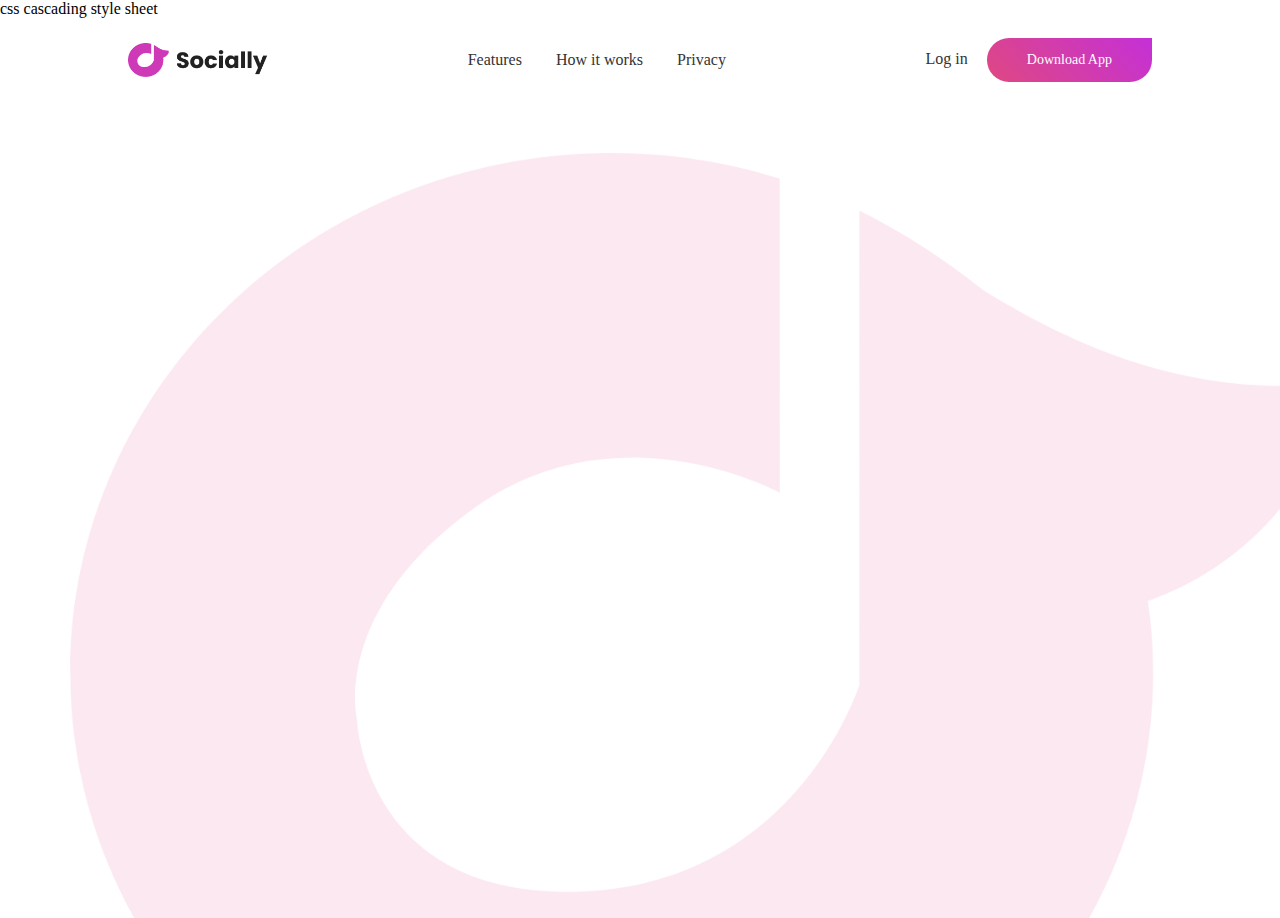
<file: index.html>
<!DOCTYPE html>
<html lang="en">
<head>
    <meta charset="UTF-8">
    <meta http-equiv="X-UA-Compatible" content="IE=edge">
    <meta name="viewport" content="width=device-width, initial-scale=1.0">
    <link rel="stylesheet" href="style.css">
    <title> My Social</title>
</head>
<body>
    css cascading style sheet
    <div class="hero">
<nav>
    <img src="images/logo.png" class="logo">
    <ul>
        <li><a href="#">Features</a></li>
        <li><a href="#">How it works</a></li>
        <li><a href="#">Privacy</a></li>
    </ul>
    <div>
        <a href="#" class="login-btn">Log in</a>
        <a href="#" class="btn">Download App</a>
    </div>
</nav>
<div class="content">
    <h1 class="anim">Make <br>New Friends</h1>
    <p class="anim">My Social App is a new social media platfrom where Techies can connect with 
        each other and network with professionals. Let's explore all its amazing Features
    </p>
    <a href="#" class="btn anim"> Join Now</a>
</div>
<img src="images/pic.png" class="feature-img anim">
    </div>
    
</body>
</html>
</file>
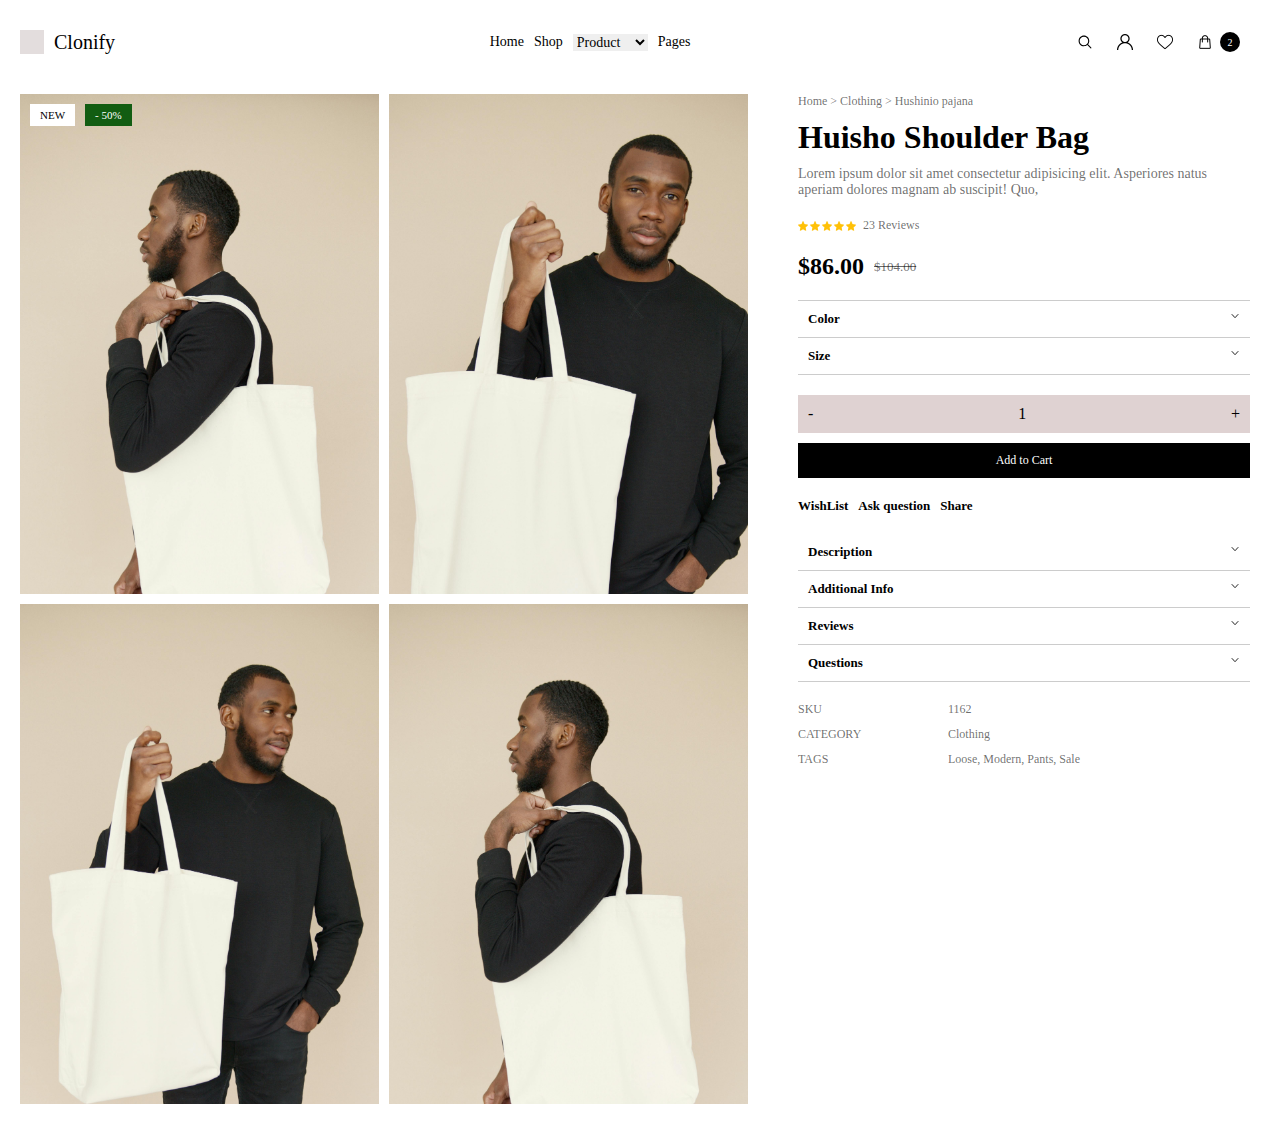
<file: shop_details/index.html>
<!DOCTYPE html>
<html lang="en">
<head>
    <meta charset="UTF-8">
    <meta name="viewport" content="width=device-width, initial-scale=1.0">
    <title>My Shop</title>
    <link rel="stylesheet" href="index.css">
</head>
<body>
    <div id="navbar">
        <div id="navbar-name-container">
            <div class="big-nav-icon"></div>
            <div id="navbar-name">Clonify</div>
        </div>
        <div id="navbar-children">
            <div class="navbar-child">Home</div>
            <div class="navbar-child">Shop</div>
            <div class="navbar-child">
                <select>
                    <option>Product</option>
                    <option>Product 1</option>
                    <option>Product 2</option>
                    <option>Product 3</option>
                </select>
            </div>
            <div class="navbar-child">Pages</div>
        </div>
        <div id="navbar-actions-container">
            <div class="navbar-icon">
                <img src="icons/search.svg" width="80%"/>
            </div>
            <div class="navbar-icon">
                <img src="icons/user.png" width="80%"/>
            </div>
            <div class="navbar-icon">
                <img src="icons/heart.png" width="80%"/>
            </div>
            <div class="navbar-icon end-icon">
                <img src="icons/shopping-bag.png" width="80%"/>
            </div>
            <div class="navbar-icon cart-value-con"><div>2</div></div>
        </div>
    </div>
    <div id="main">
        <div id="main-left">
            <div class="img-container">
                <img src="images/image1.jpg" width="100%" height="100%"/>
            </div>
            <div class="img-container">
                <img src="images/image2.jpg" width="100%" height="100%"/>
            </div>
            <div class="img-container">
                <img src="images/image3.jpg" width="100%" height="100%"/>
            </div>
            <div class="img-container">
                <img src="images/image1.jpg" width="100%" height="100%"/>
            </div>
        </div>
        <div id="main-right">
            <div id="breadcrumbs">
                Home > Clothing > Hushinio pajana
            </div>
            <h1 id="product-title">Huisho Shoulder Bag</h1>
            <div id="product-description">
                Lorem ipsum dolor sit amet consectetur adipisicing elit.
                Asperiores natus aperiam dolores magnam ab suscipit! Quo,
            </div>
            <div id="review-container">
                <div id="star-container">
                    <div class="star-container">
                        <img src="icons/star.png" width="100%"/>
                    </div>
                    <div class="star-container">
                        <img src="icons/star.png" width="100%"/>
                    </div>
                    <div class="star-container">
                        <img src="icons/star.png" width="100%"/>
                    </div>
                    <div class="star-container">
                        <img src="icons/star.png" width="100%"/>
                    </div>
                    <div class="star-container">
                        <img src="icons/star.png" width="100%"/>
                    </div>
                </div>
                <div id="review">23 Reviews</div>
            </div>
            <div id="price-container">
                <h2>$86.00</h2>
                <div id="original-price">$104.00</div>
            </div>

            <hr/>

            <div class="accordion">
                <div class="accordion-item">
                    <div class="accordion-heading">
                        <div class="accordion-title">Color</div>
                        <div class="accordion-btn">
                            <img src="icons/down-arrow.png" width="100%"/>
                        </div>
                    </div>
                    <div class="accordion-content">
                        <p>Content for Section 1</p>
                    </div>
                </div>
                <div class="accordion-item">
                    <div class="accordion-heading">
                        <div class="accordion-title">Size</div>
                        <div class="accordion-btn">
                            <img src="icons/down-arrow.png" width="100%"/>
                        </div>
                    </div>
                    <div class="accordion-content">
                        <p>Content for Section 2</p>
                    </div>
                </div>
            </div>

            <div id="qty-container">
                <div class="qty-btn" onclick="update_qty('dec')">-</div>
                <div id="qty">1</div>
                <div class="qty-btn" onclick="update_qty('add')">+</div>
            </div>

            <button id="add-to-cart">Add to Cart</button>

            <div id="custom-action">
                <div class="custom-action">WishList</div>
                <div class="custom-action">Ask question</div>
                <div class="custom-action">Share</div>
            </div>

            <div class="accordion">
                <div class="accordion-item">
                    <div class="accordion-heading">
                        <div class="accordion-title">Description</div>
                        <div class="accordion-btn">
                            <img src="icons/down-arrow.png" width="100%"/>
                        </div>
                    </div>
                    <div class="accordion-content">
                        <p>Content for Section 1</p>
                    </div>
                </div>
                <div class="accordion-item">
                    <div class="accordion-heading">
                        <div class="accordion-title">Additional Info</div>
                        <div class="accordion-btn">
                            <img src="icons/down-arrow.png" width="100%"/>
                        </div>
                    </div>
                    <div class="accordion-content">
                        <p>Content for Section 2</p>
                    </div>
                </div>
                <div class="accordion-item">
                    <div class="accordion-heading">
                        <div class="accordion-title">Reviews</div>
                        <div class="accordion-btn">
                            <img src="icons/down-arrow.png" width="100%"/>
                        </div>
                    </div>
                    <div class="accordion-content">
                        <p>Content for Section 1</p>
                    </div>
                </div>
                <div class="accordion-item">
                    <div class="accordion-heading">
                        <div class="accordion-title">Questions</div>
                        <div class="accordion-btn">
                            <img src="icons/down-arrow.png" width="100%"/>
                        </div>
                    </div>
                    <div class="accordion-content">
                        <p>Content for Section 2</p>
                    </div>
                </div>
            </div>

            <div id="more-info">
                <div>SKU</div>
                <div>1162</div>
                <div>CATEGORY</div>
                <div>Clothing</div>
                <div>TAGS</div>
                <div>Loose, Modern, Pants, Sale</div>
            </div>



        </div>

        <div id="product-discount">
            <div class="discount-box white">NEW</div>
            <div class="discount-box green">- 50%</div>
        </div>
    </div>
    <script src="index.js"></script>
</body>
</html>
</file>
<file: style.css>
*{
    margin:0;
    padding: 0;
    box-sizing:border-box;
    font-family:'poppins' sans-serif ;
}
.hero{
    width: 100%;
    min-height: 100vh;
    background-image: url(images/back-image.png);
    background-position: center;
    background-size: cover;
    padding: 10px 10%;
    overflow: hidden;
    position: relative;
}
nav{
    padding: 10px 0;
    display: flex;
    align-items: center;
    justify-content: space-between;

}
.logo{
    width: 140px;

}
nav ul li{
    display: inline-block;
    list-style: none;
    margin: 10px 15px;
}
nav ul li a{
    text-decoration: none;
    color: #333;
    font-weight: 400;
}
.login-btn{
    text-decoration: none;
    color: #333;
    margin-right: 15px;
    font-weight: 400;
}
.btn{
    display: inline-block;
    text-decoration: none;
    padding: 14px 40px;
    color:#fff;
    background-image: linear-gradient(45deg, #df4881, #c430d7);
    font-size: 14px;
    border-radius: 30px;
    border-top-right-radius: 0;
    transition: 0.5s;
}
.content{
    margin-top: 10%;
    max-width: 600px;

}
.content h1{
    font-size: 70px;
    color:#222;


}
.content p{
    margin: 10px 0 30px;
    color:#333;

}
.content .btn{
    padding: 15px 80px;
    font-size: 16px;

}
.btn:hover{
    border-top-right-radius: 30px;
}
.feature-img{
    width: 480px;
    position:absolute;
    bottom:0;
    right:10%;
}
.anim{
    opacity: 0;
    transform:translateY(30px);
    animation: moveup 0.5s linear forwards;
}
@keyframes moveup{
    100%{
        opacity: 1;
        transform:translateY(0px);
    }
}
</file>
<file: shop_details/index.css>
*{
    margin: 0px;
    padding: 0px;
    box-sizing: border-box;
    font-family:'Times New Roman', Times, serif;
}

#navbar{
    width: 100%;
    padding: 20px;
    margin: 10px 0px 20px 0px;
    display: flex;
    justify-content: space-between;
    align-items: center;
}

#navbar-name-container{
    display: flex;
    align-items: center;
}

#navbar-name{
    font-size: 20px;
    font-weight: 500;
}

#navbar select{
    border: 0px;
    margin: 0px;
    padding: 0px;
    font-size: 14px !important;
    font-weight: 500;
}

#navbar-children{
    display: flex;
    align-items: center;
}

.navbar-child{
    margin-right: 10px;
    font-size: 14px;
    font-weight: 500;
}

.big-nav-icon{
    width: 24px;
    height: 24px;
    margin-right: 10px;
    display: flex;
    justify-content: center;
    align-items: center;
    cursor: pointer;
    background-color: #e3dddd;
}

.navbar-icon{
    width: 20px;
    height: 20px;
    margin-right: 20px;
    display: flex;
    justify-content: center;
    align-items: center;
    cursor: pointer;
}

.end-icon{
    margin-right: 5px;
}

.cart-value-con{
    height: 20px;
    width:20px;
    color: #ffffff;
    border-radius: 50%;
    background-color: #000000;
    display: flex;
    justify-content: center;
    align-items: center;
    font-size: 10px;
}

#navbar-actions-container{
    display: flex;
    align-items: center;
}

#main{
    width:100%;
    display: grid;
    grid-template-columns: 1.5fr 1fr;
    position: relative;
    margin-bottom: 30px;
}

#main-left{
    width:100%;
    display: grid;
    grid-template-columns: 1fr 1fr;
    gap:10px;
    padding: 0px 20px;
}

#product-discount{
    position: absolute;
    top:10px;
    left: 30px;
    display: flex;
}

.discount-box{
    font-size: 11px;
    padding: 5px 10px;
    margin-right: 10px;
}

.white{
    background-color: #ffffff;
}

.green{
    background-color: #125d12;
    color: #ffffff;
}

.img-container{
    background-color: #bdb4b4;
    height:500px;
}

.img-container img{
    object-fit: cover;
    object-position: top center;
}

#main-right{
    width:100%;
    padding: 0px 30px;
}

#breadcrumbs{
    font-size: 12px;
    color: #00000094;
}

#product-title{
    margin: 10px 0px;
}

#product-description{
    font-size: 14px;
    color: #00000094;
}

#review-container{
    display: flex;
    align-items: center;
    margin: 20px 0px;
}

#star-container{
    display: flex;
    align-items: center;
    margin-right: 5px;
}

.star-container{
    width:10px;
    height:10px;
    margin-right: 2px;
    display: flex;
    align-items: center;
    justify-content: center;
}

#review{
    font-size: 12px;
    color: #00000094;
}

#price-container{
    display: flex;
    align-items: center;
    margin-bottom: 20px;
}

#original-price{
    text-decoration: line-through;
    color: #00000094;
    margin-left: 10px;
    font-size: 13px;
}

hr{
    border: none;
    height: 1px;
    background-color: #ccc;
}

.accordion-item {
    border-bottom: 1px solid #ccc;
}

.accordion-heading {
    padding: 10px;
    cursor: pointer;
    display: flex;
    justify-content: space-between;
}

.accordion-title{
    font-size: 13px;
    font-weight: 600;
}

.accordion-btn{
    width: 10px;
    height: 10px;
    display: flex;
    justify-content: center;
    align-items: center;
}

.accordion-content {
    display: none;
    padding: 10px;
}

.active .accordion-content {
    display: block;
}


#qty-container{
    width:100%;
    padding: 10px;
    background-color: #dfd2d2;
    display: flex;
    justify-content: space-between;
    margin: 20px 0px 10px 0px;
}

.qty-btn{
    cursor: pointer;
}


#add-to-cart{
    padding: 10px;
    width: 100%;
    color: #ffffff;
    background-color: #000000;
    border: none;
    font-size: 12px;
    cursor: pointer;
    margin-bottom: 20px;
}

#custom-action{
    display: flex;
    width: 100%;
    margin-bottom: 20px;
}

.custom-action{
    font-size: 13px;
    font-weight: 600;
    margin-right: 10px;
    cursor: pointer;
}

#more-info{
    width:300px;
    display: grid;
    grid-template-columns: 1fr 1fr;
    margin: 20px 0px;
}

#more-info div{
    font-size: 12px;
    color: #00000094;
    margin-bottom: 10px;
}

@media screen and (max-width: 900px) {
    #main{
      grid-template-columns: 1fr;
    }

    #main-right{
        padding-top: 40px;
    }
}

@media screen and (max-width: 500px) {
    #navbar-children{
        display: none;
    }
    .img-container{
        height: 300px;
    }
}
</file>
